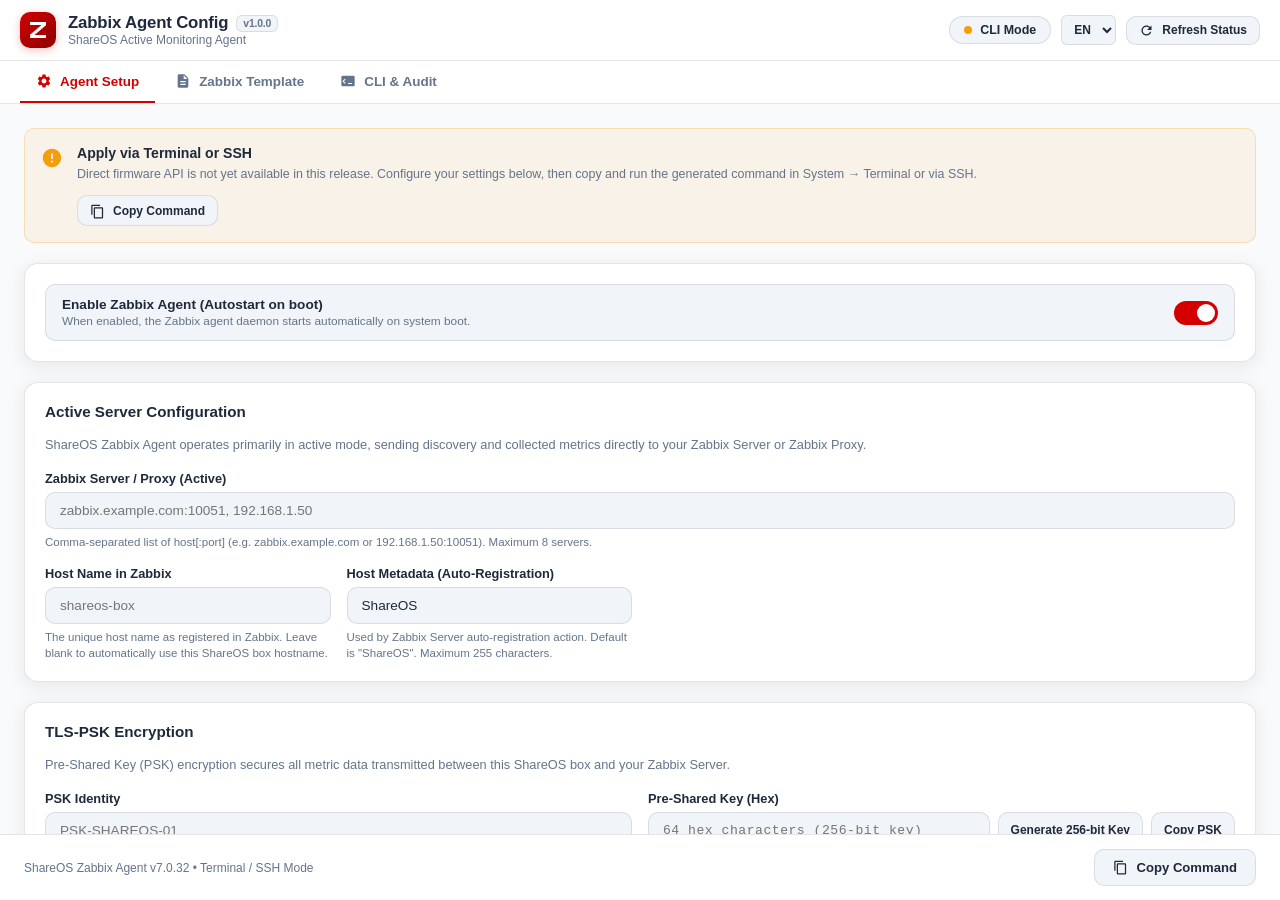
<file: apps/zabbix-config/files/index.html>
<!DOCTYPE html>
<html lang="en">
<head>
	<meta charset="UTF-8">
	<meta name="viewport" content="width=device-width, initial-scale=1.0">
	<title>Zabbix Agent Config - ShareOS</title>
	<link rel="stylesheet" href="app.css">
	<link rel="icon" type="image/svg+xml" href="icon.svg">
</head>
<body>

	<!-- App Header -->
	<header class="app-header">
		<div class="brand-section">
			<div class="brand-icon">
				<svg viewBox="0 0 24 24">
					<path d="M4 4h16v3.2L8.5 17H20v3H4v-3.2L15.5 7H4V4z"/>
				</svg>
			</div>
			<div class="brand-text">
				<h1>
					<span data-i18n="app_name">Zabbix Agent Config</span>
					<span class="version-badge">v1.0.0</span>
				</h1>
				<div class="brand-subtitle" data-i18n="app_subtitle">ShareOS Active Monitoring Agent</div>
			</div>
		</div>

		<div class="header-actions">
			<div class="status-pill neutral" id="statusPill">
				<span class="status-indicator"></span>
				<span id="statusText" data-i18n="status_cli_mode">CLI Mode</span>
			</div>

			<select class="lang-selector" id="langSelector" aria-label="Select Language">
				<option value="en">EN</option>
				<option value="pt">PT</option>
				<option value="de">DE</option>
			</select>

			<button class="btn btn-secondary btn-sm" id="btnRefresh" data-i18n-title="refresh">
				<svg viewBox="0 0 24 24">
					<path d="M17.65 6.35C16.2 4.9 14.21 4 12 4c-4.42 0-7.99 3.58-7.99 8s3.57 8 7.99 8c3.73 0 6.84-2.55 7.73-6h-2.08c-.82 2.33-3.04 4-5.65 4-3.31 0-6-2.69-6-6s2.69-6 6-6c1.66 0 3.14.69 4.22 1.78L13 11h7V4l-2.35 2.35z"/>
				</svg>
				<span data-i18n="refresh">Refresh Status</span>
			</button>
		</div>
	</header>

	<!-- Tabs Navigation -->
	<nav class="tabs-nav">
		<button class="tab-btn active" data-tab="config">
			<svg viewBox="0 0 24 24">
				<path d="M19.14 12.94c.04-.3.06-.61.06-.94 0-.32-.02-.64-.07-.94l2.03-1.58c.18-.14.23-.41.12-.61l-1.92-3.32c-.12-.22-.37-.29-.59-.22l-2.39.96c-.5-.38-1.03-.7-1.62-.94l-.36-2.54c-.04-.24-.24-.41-.48-.41h-3.84c-.24 0-.43.17-.47.41l-.36 2.54c-.59.24-1.13.57-1.62.94l-2.39-.96c-.22-.08-.47 0-.59.22L2.74 8.87c-.12.21-.08.47.12.61l2.03 1.58c-.05.3-.09.63-.09.94s.02.64.07.94l-2.03 1.58c-.18.14-.23.41-.12.61l1.92 3.32c.12.22.37.29.59.22l2.39-.96c.5.38 1.03.7 1.62.94l.36 2.54c.05.24.24.41.48.41h3.84c.24 0 .44-.17.47-.41l.36-2.54c.59-.24 1.13-.56 1.62-.94l2.39.96c.22.08.47 0 .59-.22l1.92-3.32c.12-.22.07-.47-.12-.61l-2.01-1.58zM12 15.6c-1.98 0-3.6-1.62-3.6-3.6s1.62-3.6 3.6-3.6 3.6 1.62 3.6 3.6-1.62 3.6-3.6 3.6z"/>
			</svg>
			<span data-i18n="tab_config">Agent Setup</span>
		</button>
		<button class="tab-btn" data-tab="template">
			<svg viewBox="0 0 24 24">
				<path d="M14 2H6c-1.1 0-1.99.9-1.99 2L4 20c0 1.1.89 2 1.99 2H18c1.1 0 2-.9 2-2V8l-6-6zm2 16H8v-2h8v2zm0-4H8v-2h8v2zm-3-5V3.5L18.5 9H13z"/>
			</svg>
			<span data-i18n="tab_template">Zabbix Template</span>
		</button>
		<button class="tab-btn" data-tab="cli">
			<svg viewBox="0 0 24 24">
				<path d="M20 4H4c-1.1 0-2 .9-2 2v12c0 1.1.9 2 2 2h16c1.1 0 2-.9 2-2V6c0-1.1-.9-2-2-2zm-8 12.5v-1.5h6v1.5h-6zm-4.71-.29L3.59 12.5l3.71-3.71 1.06 1.06-2.65 2.65 2.65 2.65-1.07 1.06z"/>
			</svg>
			<span data-i18n="tab_cli">CLI & Audit</span>
		</button>
	</nav>

	<!-- Main Body Container -->
	<main class="app-body">

		<!-- TAB 1: CONFIG -->
		<section class="tab-panel active" id="panel-config">
			<!-- CLI / Terminal Workflow Notice -->
			<div class="notice-card" id="cliNoticeCard">
				<svg viewBox="0 0 24 24">
					<path d="M12 2C6.48 2 2 6.48 2 12s4.48 10 10 10 10-4.48 10-10S17.52 2 12 2zm1 15h-2v-2h2v2zm0-4h-2V7h2v6z"/>
				</svg>
				<div class="notice-body">
					<div class="notice-title" data-i18n="cli_notice_title">Apply via Terminal or SSH</div>
					<div class="notice-desc" data-i18n="cli_notice_desc">Direct firmware API is not yet available in this release. Configure your settings below, then copy and run the generated command in System → Terminal or via SSH.</div>
					<button type="button" class="btn btn-secondary btn-sm" id="btnCopyCliTop">
						<svg viewBox="0 0 24 24"><path d="M16 1H4c-1.1 0-2 .9-2 2v14h2V3h12V1zm3 4H8c-1.1 0-2 .9-2 2v14c0 1.1.9 2 2 2h11c1.1 0 2-.9 2-2V7c0-1.1-.9-2-2-2zm0 16H8V7h11v14z"/></svg>
						<span data-i18n="btn_copy_cli">Copy Command</span>
					</button>
				</div>
			</div>

			<!-- Autostart / Enabled Card -->
			<div class="card">
				<div class="switch-group">
					<label class="switch-label-wrap" for="fieldEnabled">
						<span class="switch-title" data-i18n="lbl_enabled">Enable Zabbix Agent (Autostart on boot)</span>
						<span class="switch-desc" data-i18n="desc_enabled">When enabled, the Zabbix agent daemon starts automatically on system boot.</span>
					</label>
					<label class="switch">
						<input type="checkbox" id="fieldEnabled" checked>
						<span class="slider"></span>
					</label>
				</div>
			</div>

			<!-- Active Mode Settings -->
			<div class="card">
				<div class="card-header">
					<h2 class="card-title" data-i18n="sec_active">Active Server Configuration</h2>
				</div>
				<p class="card-desc" data-i18n="desc_active">ShareOS Zabbix Agent operates primarily in active mode, sending discovery and collected metrics directly to your Zabbix Server or Zabbix Proxy.</p>

				<div class="form-grid">
					<div class="form-group full-width">
						<label class="form-label" for="fieldServer">
							<span data-i18n="lbl_server">Zabbix Server / Proxy (Active)</span>
						</label>
						<input type="text" id="fieldServer" class="form-input" placeholder="zabbix.example.com:10051, 192.168.1.50">
						<span class="form-hint" data-i18n="hint_server">Comma-separated list of host[:port] (e.g. zabbix.example.com or 192.168.1.50:10051). Maximum 8 servers.</span>
					</div>

					<div class="form-group">
						<label class="form-label" for="fieldHostname">
							<span data-i18n="lbl_hostname">Host Name in Zabbix</span>
						</label>
						<input type="text" id="fieldHostname" class="form-input" placeholder="shareos-box">
						<span class="form-hint" data-i18n="hint_hostname">The unique host name as registered in Zabbix. Leave blank to automatically use this ShareOS box hostname.</span>
					</div>

					<div class="form-group">
						<label class="form-label" for="fieldMetadata">
							<span data-i18n="lbl_metadata">Host Metadata (Auto-Registration)</span>
						</label>
						<input type="text" id="fieldMetadata" class="form-input" value="ShareOS" placeholder="ShareOS">
						<span class="form-hint" data-i18n="hint_metadata">Used by Zabbix Server auto-registration action. Default is "ShareOS". Maximum 255 characters.</span>
					</div>
				</div>
			</div>

			<!-- TLS-PSK Encryption Settings -->
			<div class="card">
				<div class="card-header">
					<h2 class="card-title" data-i18n="sec_encryption">TLS-PSK Encryption</h2>
				</div>
				<p class="card-desc" data-i18n="desc_encryption">Pre-Shared Key (PSK) encryption secures all metric data transmitted between this ShareOS box and your Zabbix Server.</p>

				<div class="form-grid">
					<div class="form-group">
						<label class="form-label" for="fieldPskIdentity">
							<span data-i18n="lbl_psk_identity">PSK Identity</span>
						</label>
						<input type="text" id="fieldPskIdentity" class="form-input" placeholder="PSK-SHAREOS-01">
						<span class="form-hint" data-i18n="hint_psk_identity">Unique identifier for the key (e.g. "PSK-SHAREOS-01"). Max 128 characters.</span>
					</div>

					<div class="form-group">
						<label class="form-label" for="fieldPskKey">
							<span data-i18n="lbl_psk_key">Pre-Shared Key (Hex)</span>
						</label>
						<div class="input-group">
							<input type="text" id="fieldPskKey" class="form-input mono" placeholder="64 hex characters (256-bit key)">
							<button type="button" class="btn btn-secondary btn-sm" id="btnGenPsk" data-i18n="btn_generate_psk">Generate</button>
							<button type="button" class="btn btn-secondary btn-sm" id="btnCopyPsk" data-i18n="btn_copy_psk">Copy</button>
						</div>
						<span class="form-hint" data-i18n="hint_psk_key">Hexadecimal key (32 to 512 hex digits; 64 hex characters = 256 bits).</span>
					</div>
				</div>
			</div>

			<!-- Passive & SMART Intervals Grid -->
			<div class="form-grid">
				<!-- Passive Mode -->
				<div class="card">
					<div class="card-header">
						<h2 class="card-title" data-i18n="sec_passive">Passive Checks (Optional)</h2>
					</div>
					<div class="switch-group" style="margin-bottom: 14px;">
						<label class="switch-label-wrap" for="fieldPassive">
							<span class="switch-title" data-i18n="lbl_passive">Enable Passive Listener</span>
							<span class="switch-desc" data-i18n="desc_passive">Allows Zabbix Server or Proxy to query this agent directly on the configured listen port.</span>
						</label>
						<label class="switch">
							<input type="checkbox" id="fieldPassive">
							<span class="slider"></span>
						</label>
					</div>

					<div class="form-group" style="margin-bottom: 12px;">
						<label class="form-label" for="fieldAllow">
							<span data-i18n="lbl_allow">Allowed Server IPs / CIDRs</span>
						</label>
						<input type="text" id="fieldAllow" class="form-input" placeholder="127.0.0.1, 192.168.1.0/24">
						<span class="form-hint" data-i18n="hint_allow">Comma-separated list of IP addresses or CIDR subnets allowed to query this agent (max 16).</span>
					</div>

					<div class="form-group">
						<label class="form-label" for="fieldPort">
							<span data-i18n="lbl_port">Listen Port</span>
						</label>
						<input type="number" id="fieldPort" class="form-input" value="10050" min="1024" max="65535">
						<span class="form-hint" data-i18n="hint_port">Default is 10050 (range 1024-65535).</span>
					</div>
				</div>

				<!-- SMART Cache Interval -->
				<div class="card">
					<div class="card-header">
						<h2 class="card-title" data-i18n="sec_intervals">SMART & Hardware Polling</h2>
					</div>
					<div class="form-group">
						<label class="form-label" for="fieldDiskInterval">
							<span data-i18n="lbl_disk_interval">SMART Cache Interval</span>
						</label>
						<select id="fieldDiskInterval" class="form-select">
							<option value="10" data-i18n="min_10">10 minutes</option>
							<option value="15" data-i18n="min_15">15 minutes</option>
							<option value="20" data-i18n="min_20">20 minutes</option>
							<option value="30" selected data-i18n="min_30">30 minutes (Default)</option>
							<option value="60" data-i18n="min_60">60 minutes (Power Saver)</option>
						</select>
						<span class="form-hint" data-i18n="desc_disk_interval">Interval between disk health SMART scans to avoid waking sleeping drives unnecessarily.</span>
					</div>
				</div>
			</div>
		</section>

		<!-- TAB 2: TEMPLATE -->
		<section class="tab-panel" id="panel-template">
			<div class="card template-card">
				<div class="card-header">
					<h2 class="card-title">
						<span data-i18n="tmpl_title">Official ShareOS Zabbix Template</span>
						<span class="pill-badge green" data-i18n="tmpl_badge">Zabbix 7.0+ Ready</span>
					</h2>
					<div style="display: flex; gap: 8px;">
						<button class="btn btn-primary btn-sm" id="btnDownloadTemplate">
							<svg viewBox="0 0 24 24"><path d="M19.35 10.04C18.67 6.59 15.64 4 12 4 9.11 4 6.6 5.64 5.35 8.04 2.34 8.36 0 10.91 0 14c0 3.31 2.69 6 6 6h13c2.76 0 5-2.24 5-5 0-2.64-2.05-4.78-4.65-4.96zM17 13l-5 5-5-5h3V9h4v4h3z"/></svg>
							<span data-i18n="btn_download_tmpl">Download shareos_template.yaml</span>
						</button>
						<button class="btn btn-secondary btn-sm" id="btnCopyTemplate">
							<svg viewBox="0 0 24 24"><path d="M16 1H4c-1.1 0-2 .9-2 2v14h2V3h12V1zm3 4H8c-1.1 0-2 .9-2 2v14c0 1.1.9 2 2 2h11c1.1 0 2-.9 2-2V7c0-1.1-.9-2-2-2zm0 16H8V7h11v14z"/></svg>
							<span data-i18n="btn_copy_tmpl">Copy Template YAML</span>
						</button>
					</div>
				</div>
				<p class="card-desc" data-i18n="tmpl_desc">Template designed specifically for ShareOS active monitoring. It automatically discovers storage drives, SMART metrics, software RAID arrays, box temperature, and fan telemetry.</p>

				<h3 style="font-size: 0.88rem; margin: 16px 0 8px;" data-i18n="tmpl_requirements_title">Template Linking Requirements</h3>
				<ul class="step-list">
					<li class="step-item">
						<span class="step-num">1</span>
						<span data-i18n="tmpl_req_1">Link "Linux by Zabbix agent active" as parent template.</span>
					</li>
					<li class="step-item">
						<span class="step-num">2</span>
						<span data-i18n="tmpl_req_2">Link "ShareOS by Zabbix agent active" to monitor box hardware, fan, temperature, disks, and RAID.</span>
					</li>
					<li class="step-item">
						<span class="step-num">3</span>
						<span data-i18n="tmpl_req_3">Configure Host Name and HostMetadata ("ShareOS") in your auto-registration rules.</span>
					</li>
				</ul>

				<h3 style="font-size: 0.88rem; margin: 20px 0 8px;" data-i18n="tmpl_quick_guide">Quick Import Instructions</h3>
				<ul class="step-list">
					<li class="step-item">
						<span class="step-num">1</span>
						<span data-i18n="tmpl_step_1">Open your Zabbix Web UI and navigate to Data collection → Templates.</span>
					</li>
					<li class="step-item">
						<span class="step-num">2</span>
						<span data-i18n="tmpl_step_2">Click the "Import" button at top right and upload the downloaded YAML file.</span>
					</li>
					<li class="step-item">
						<span class="step-num">3</span>
						<span data-i18n="tmpl_step_3">Create or update your Host with the Host name matching this configuration.</span>
					</li>
					<li class="step-item">
						<span class="step-num">4</span>
						<span data-i18n="tmpl_step_4">In Host Encryption tab, enable PSK connections and enter the exact PSK Identity and Key configured here.</span>
					</li>
				</ul>
			</div>
		</section>

		<!-- TAB 3: CLI -->
		<section class="tab-panel" id="panel-cli">
			<div class="card">
				<div class="card-header">
					<h2 class="card-title" data-i18n="cli_title">ShareOS CLI & Service Audit</h2>
					<button class="btn btn-secondary btn-sm" id="btnCopyCli">
						<svg viewBox="0 0 24 24"><path d="M16 1H4c-1.1 0-2 .9-2 2v14h2V3h12V1zm3 4H8c-1.1 0-2 .9-2 2v14c0 1.1.9 2 2 2h11c1.1 0 2-.9 2-2V7c0-1.1-.9-2-2-2zm0 16H8V7h11v14z"/></svg>
						<span data-i18n="btn_copy_cli">Copy Command</span>
					</button>
				</div>
				<p class="card-desc" data-i18n="cli_desc">The configuration above translates directly into standard ShareOS Zabbix daemon commands. You can review or copy the command to execute via SSH or terminal.</p>

				<div class="code-snippet" id="cliPreview">echo '{"enabled":true,"server":"zabbix.example.com","hostname":"","metadata":"ShareOS","psk_identity":"","psk":"","passive":false,"port":10050,"disk_interval":30}' | shareos-zabbix set</div>

				<h3 style="font-size: 0.88rem; margin: 24px 0 10px;" data-i18n="cli_ref_title">Command Reference (`shareos-zabbix`)</h3>
				<table class="telemetry-table">
					<thead>
						<tr>
							<th>Command</th>
							<th>Description</th>
						</tr>
					</thead>
					<tbody>
						<tr>
							<td><code>shareos-zabbix status</code></td>
							<td data-i18n="cli_ref_status">Check agent installation, process state, and current settings</td>
						</tr>
						<tr>
							<td><code>shareos-zabbix set</code></td>
							<td data-i18n="cli_ref_set">Apply configuration from JSON payload via stdin</td>
						</tr>
						<tr>
							<td><code>shareos-zabbix restart</code></td>
							<td data-i18n="cli_ref_restart">Restart the Zabbix agent daemon</td>
						</tr>
						<tr>
							<td><code>shareos-zabbix logs</code></td>
							<td data-i18n="cli_ref_logs">View recent agent log entries</td>
						</tr>
					</tbody>
				</table>
			</div>
		</section>

	</main>

	<!-- Footer with Action Controls -->
	<footer class="app-footer">
		<div class="footer-info">
			<span>ShareOS Zabbix Agent v7.0.32</span> &bull; 
			<span id="footerHostStatus" data-i18n="footer_cli_mode">Terminal / SSH Mode</span>
		</div>
		<button class="btn btn-secondary" id="btnCopyCliFooter">
			<svg viewBox="0 0 24 24">
				<path d="M16 1H4c-1.1 0-2 .9-2 2v14h2V3h12V1zm3 4H8c-1.1 0-2 .9-2 2v14c0 1.1.9 2 2 2h11c1.1 0 2-.9 2-2V7c0-1.1-.9-2-2-2zm0 16H8V7h11v14z"/>
			</svg>
			<span data-i18n="btn_copy_cli">Copy Command</span>
		</button>
		<button class="btn btn-primary" id="btnApply" style="display: none;">
			<svg viewBox="0 0 24 24">
				<path d="M9 16.17L4.83 12l-1.42 1.41L9 19 21 7l-1.41-1.41z"/>
			</svg>
			<span data-i18n="apply_changes">Save & Apply</span>
		</button>
	</footer>

	<!-- Toast Container -->
	<div class="toast-container" id="toastContainer"></div>

	<!-- Scripts -->
	<script src="i18n.js"></script>
	<script src="app.js"></script>
</body>
</html>
</file>
<file: apps/zabbix-config/files/app.css>
/* ==========================================================================
   Zabbix Agent Config - ShareOS App Stylesheet
   Modern, sleek dark aesthetic with Zabbix Red accents and ShareOS tokens
   ========================================================================== */

:root {
	--sos-bg: #0f1218;
	--sos-surface: #171b23;
	--sos-surface-alt: #1f2430;
	--sos-border: rgba(255, 255, 255, 0.08);
	--sos-border-focus: #d40000;
	--sos-text: #e2e8f0;
	--sos-text-muted: #94a3b8;
	--sos-accent: #d40000;
	--sos-accent-hover: #b80000;
	--sos-accent-glow: rgba(212, 0, 0, 0.25);
	--sos-success: #10b981;
	--sos-success-glow: rgba(16, 185, 129, 0.2);
	--sos-warning: #f59e0b;
	--sos-error: #ef4444;
	--sos-font-sans: -apple-system, BlinkMacSystemFont, "Segoe UI", Roboto, Oxygen, Ubuntu, Cantarell, "Helvetica Neue", sans-serif;
	--sos-font-mono: ui-monospace, SFMono-Regular, Menlo, Monaco, Consolas, "Liberation Mono", "Courier New", monospace;
	--sos-radius-sm: 6px;
	--sos-radius-md: 10px;
	--sos-radius-lg: 14px;
	--sos-shadow: 0 4px 20px rgba(0, 0, 0, 0.35);
	--sos-transition: 0.18s ease-in-out;
}

@media (prefers-color-scheme: light) {
	:root {
		--sos-bg: #f8fafc;
		--sos-surface: #ffffff;
		--sos-surface-alt: #f1f5f9;
		--sos-border: rgba(0, 0, 0, 0.1);
		--sos-text: #1e293b;
		--sos-text-muted: #64748b;
		--sos-shadow: 0 4px 20px rgba(0, 0, 0, 0.08);
	}
}

* {
	box-sizing: border-box;
	margin: 0;
	padding: 0;
}

body {
	font-family: var(--sos-font-sans);
	background-color: var(--sos-bg);
	color: var(--sos-text);
	height: 100vh;
	display: flex;
	flex-direction: column;
	overflow: hidden;
	user-select: none;
	-webkit-font-smoothing: antialiased;
}

/* ==========================================================================
   Header Bar
   ========================================================================== */

.app-header {
	display: flex;
	align-items: center;
	justify-content: space-between;
	padding: 12px 20px;
	background: var(--sos-surface);
	border-bottom: 1px solid var(--sos-border);
	flex-shrink: 0;
	gap: 16px;
}

.brand-section {
	display: flex;
	align-items: center;
	gap: 12px;
}

.brand-icon {
	width: 36px;
	height: 36px;
	border-radius: var(--sos-radius-md);
	display: flex;
	align-items: center;
	justify-content: center;
	background: linear-gradient(135deg, #d40000 0%, #8b0000 100%);
	box-shadow: 0 2px 10px var(--sos-accent-glow);
}

.brand-icon svg {
	width: 24px;
	height: 24px;
	fill: #ffffff;
}

.brand-text h1 {
	font-size: 1.05rem;
	font-weight: 700;
	letter-spacing: -0.01em;
	display: flex;
	align-items: center;
	gap: 8px;
}

.brand-text h1 .version-badge {
	font-size: 0.65rem;
	padding: 2px 6px;
	border-radius: var(--sos-radius-sm);
	background: var(--sos-surface-alt);
	color: var(--sos-text-muted);
	font-weight: 600;
	border: 1px solid var(--sos-border);
}

.brand-subtitle {
	font-size: 0.75rem;
	color: var(--sos-text-muted);
}

.header-actions {
	display: flex;
	align-items: center;
	gap: 10px;
}

.status-pill {
	display: flex;
	align-items: center;
	gap: 8px;
	padding: 6px 14px;
	border-radius: 9999px;
	font-size: 0.78rem;
	font-weight: 600;
	background: var(--sos-surface-alt);
	border: 1px solid var(--sos-border);
}

.status-indicator {
	width: 8px;
	height: 8px;
	border-radius: 50%;
	background: var(--sos-text-muted);
	position: relative;
}

.status-pill.running .status-indicator {
	background: var(--sos-success);
	box-shadow: 0 0 8px var(--sos-success);
}

.status-pill.neutral .status-indicator {
	background: var(--sos-warning);
}

.notice-card {
	background: rgba(245, 158, 11, 0.08);
	border: 1px solid rgba(245, 158, 11, 0.25);
	border-radius: var(--sos-radius-md);
	padding: 16px;
	display: flex;
	align-items: flex-start;
	gap: 14px;
	margin-bottom: 20px;
}

.notice-card svg {
	width: 22px;
	height: 22px;
	flex-shrink: 0;
	fill: var(--sos-warning);
	margin-top: 2px;
}

.notice-body {
	flex: 1;
}

.notice-title {
	font-size: 0.88rem;
	font-weight: 600;
	margin-bottom: 4px;
	color: var(--sos-text);
}

.notice-desc {
	font-size: 0.78rem;
	color: var(--sos-text-muted);
	line-height: 1.45;
	margin-bottom: 12px;
}

.alert-banner {
	background: rgba(239, 68, 68, 0.1);
	border: 1px solid rgba(239, 68, 68, 0.3);
	color: #fca5a5;
	padding: 12px 16px;
	border-radius: var(--sos-radius-md);
	font-size: 0.8rem;
	margin-bottom: 16px;
	display: flex;
	align-items: center;
	gap: 10px;
}

.status-pill.running .status-indicator::after {
	content: '';
	position: absolute;
	top: -3px;
	left: -3px;
	width: 14px;
	height: 14px;
	border-radius: 50%;
	border: 1px solid var(--sos-success);
	opacity: 0.6;
	animation: pulse 2s infinite;
}

@keyframes pulse {
	0% { transform: scale(0.8); opacity: 0.8; }
	50% { transform: scale(1.4); opacity: 0; }
	100% { transform: scale(0.8); opacity: 0; }
}

.status-pill.stopped .status-indicator {
	background: var(--sos-error);
}

.lang-selector {
	background: var(--sos-surface-alt);
	border: 1px solid var(--sos-border);
	color: var(--sos-text);
	border-radius: var(--sos-radius-sm);
	padding: 6px 8px;
	font-size: 0.75rem;
	font-weight: 600;
	cursor: pointer;
	outline: none;
}

.lang-selector:focus {
	border-color: var(--sos-accent);
}

/* ==========================================================================
   Navigation Tabs
   ========================================================================== */

.tabs-nav {
	display: flex;
	background: var(--sos-surface);
	border-bottom: 1px solid var(--sos-border);
	padding: 0 20px;
	gap: 4px;
	flex-shrink: 0;
}

.tab-btn {
	display: inline-flex;
	align-items: center;
	gap: 8px;
	padding: 12px 16px;
	background: transparent;
	border: none;
	border-bottom: 2px solid transparent;
	color: var(--sos-text-muted);
	font-size: 0.84rem;
	font-weight: 600;
	cursor: pointer;
	transition: all var(--sos-transition);
}

.tab-btn:hover {
	color: var(--sos-text);
}

.tab-btn.active {
	color: var(--sos-accent);
	border-bottom-color: var(--sos-accent);
}

.tab-btn svg {
	width: 16px;
	height: 16px;
	fill: currentColor;
}

/* ==========================================================================
   App Body & Panels
   ========================================================================== */

.app-body {
	flex: 1;
	overflow-y: auto;
	padding: 24px;
	display: flex;
	flex-direction: column;
	gap: 20px;
}

.tab-panel {
	display: none;
	animation: fadeIn 0.2s ease-in-out;
}

.tab-panel.active {
	display: block;
}

@keyframes fadeIn {
	from { opacity: 0; transform: translateY(4px); }
	to { opacity: 1; transform: translateY(0); }
}

/* ==========================================================================
   Card & Section Styling
   ========================================================================== */

.card {
	background: var(--sos-surface);
	border: 1px solid var(--sos-border);
	border-radius: var(--sos-radius-lg);
	padding: 20px;
	margin-bottom: 20px;
	box-shadow: var(--sos-shadow);
}

.card-header {
	display: flex;
	align-items: center;
	justify-content: space-between;
	margin-bottom: 16px;
}

.card-title {
	font-size: 0.95rem;
	font-weight: 700;
	color: var(--sos-text);
	display: flex;
	align-items: center;
	gap: 8px;
}

.card-desc {
	font-size: 0.8rem;
	color: var(--sos-text-muted);
	line-height: 1.45;
	margin-bottom: 16px;
}

/* Form Groups & Inputs */
.form-grid {
	display: grid;
	grid-template-columns: repeat(auto-fit, minmax(280px, 1fr));
	gap: 16px;
}

.form-group {
	display: flex;
	flex-direction: column;
	gap: 6px;
}

.form-group.full-width {
	grid-column: 1 / -1;
}

.form-label {
	font-size: 0.8rem;
	font-weight: 600;
	color: var(--sos-text);
	display: flex;
	align-items: center;
	justify-content: space-between;
}

.form-input,
.form-select {
	background: var(--sos-surface-alt);
	border: 1px solid var(--sos-border);
	color: var(--sos-text);
	border-radius: var(--sos-radius-md);
	padding: 10px 14px;
	font-size: 0.85rem;
	outline: none;
	transition: border-color var(--sos-transition), box-shadow var(--sos-transition);
	width: 100%;
}

.form-input:focus,
.form-select:focus {
	border-color: var(--sos-accent);
	box-shadow: 0 0 0 3px var(--sos-accent-glow);
}

.form-input.mono {
	font-family: var(--sos-font-mono);
	letter-spacing: 0.5px;
	font-size: 0.82rem;
}

.form-hint {
	font-size: 0.72rem;
	color: var(--sos-text-muted);
	line-height: 1.35;
}

/* Input with button addon */
.input-group {
	display: flex;
	gap: 8px;
	align-items: stretch;
}

.input-group .form-input {
	flex: 1;
}

/* Toggle Switch */
.switch-group {
	display: flex;
	align-items: center;
	justify-content: space-between;
	padding: 12px 16px;
	background: var(--sos-surface-alt);
	border: 1px solid var(--sos-border);
	border-radius: var(--sos-radius-md);
}

.switch-label-wrap {
	display: flex;
	flex-direction: column;
	gap: 2px;
	cursor: pointer;
}

.switch-title {
	font-size: 0.85rem;
	font-weight: 600;
}

.switch-desc {
	font-size: 0.74rem;
	color: var(--sos-text-muted);
}

.switch {
	position: relative;
	display: inline-block;
	width: 44px;
	height: 24px;
	flex-shrink: 0;
}

.switch input {
	opacity: 0;
	width: 0;
	height: 0;
}

.slider {
	position: absolute;
	cursor: pointer;
	top: 0;
	left: 0;
	right: 0;
	bottom: 0;
	background-color: rgba(255, 255, 255, 0.2);
	border-radius: 24px;
	transition: 0.2s;
}

.slider:before {
	position: absolute;
	content: "";
	height: 18px;
	width: 18px;
	left: 3px;
	bottom: 3px;
	background-color: white;
	border-radius: 50%;
	transition: 0.2s;
}

input:checked + .slider {
	background-color: var(--sos-accent);
}

input:checked + .slider:before {
	transform: translateX(20px);
}

/* ==========================================================================
   Buttons
   ========================================================================== */

.btn {
	display: inline-flex;
	align-items: center;
	justify-content: center;
	gap: 8px;
	padding: 10px 18px;
	font-size: 0.82rem;
	font-weight: 600;
	border-radius: var(--sos-radius-md);
	border: 1px solid transparent;
	cursor: pointer;
	transition: all var(--sos-transition);
	outline: none;
	white-space: nowrap;
}

.btn svg {
	width: 15px;
	height: 15px;
	fill: currentColor;
}

.btn-primary {
	background: var(--sos-accent);
	color: #ffffff;
	box-shadow: 0 2px 10px var(--sos-accent-glow);
}

.btn-primary:hover {
	background: var(--sos-accent-hover);
}

.btn-secondary {
	background: var(--sos-surface-alt);
	color: var(--sos-text);
	border-color: var(--sos-border);
}

.btn-secondary:hover {
	background: rgba(255, 255, 255, 0.08);
	border-color: rgba(255, 255, 255, 0.2);
}

.btn-sm {
	padding: 6px 12px;
	font-size: 0.75rem;
}

/* ==========================================================================
   Footer Action Bar
   ========================================================================== */

.app-footer {
	padding: 14px 24px;
	background: var(--sos-surface);
	border-top: 1px solid var(--sos-border);
	display: flex;
	align-items: center;
	justify-content: space-between;
	flex-shrink: 0;
	gap: 16px;
}

.footer-info {
	font-size: 0.75rem;
	color: var(--sos-text-muted);
}

/* ==========================================================================
   Template & Download Cards
   ========================================================================== */

.template-card {
	border-left: 4px solid var(--sos-accent);
	background: linear-gradient(90deg, rgba(212, 0, 0, 0.05) 0%, var(--sos-surface) 100%);
}

.step-list {
	list-style: none;
	display: flex;
	flex-direction: column;
	gap: 12px;
	margin: 16px 0;
}

.step-item {
	display: flex;
	align-items: flex-start;
	gap: 12px;
	font-size: 0.83rem;
	line-height: 1.45;
}

.step-num {
	width: 22px;
	height: 22px;
	border-radius: 50%;
	background: var(--sos-surface-alt);
	border: 1px solid var(--sos-border);
	color: var(--sos-accent);
	display: flex;
	align-items: center;
	justify-content: center;
	font-weight: 700;
	font-size: 0.75rem;
	flex-shrink: 0;
}

.code-snippet {
	background: #0d1117;
	border: 1px solid var(--sos-border);
	border-radius: var(--sos-radius-md);
	padding: 14px;
	font-family: var(--sos-font-mono);
	font-size: 0.78rem;
	color: #58a6ff;
	overflow-x: auto;
	white-space: pre-wrap;
	word-break: break-all;
	user-select: text;
}

/* ==========================================================================
   Reference Tables & Badges
   ========================================================================== */

.telemetry-table {
	width: 100%;
	border-collapse: collapse;
	margin-top: 10px;
	font-size: 0.8rem;
}

.telemetry-table th {
	text-align: left;
	padding: 10px 14px;
	background: var(--sos-surface-alt);
	color: var(--sos-text-muted);
	border-bottom: 1px solid var(--sos-border);
	font-weight: 600;
}

.telemetry-table td {
	padding: 10px 14px;
	border-bottom: 1px solid var(--sos-border);
	color: var(--sos-text);
}

.pill-badge {
	display: inline-block;
	padding: 2px 8px;
	border-radius: 9999px;
	font-size: 0.7rem;
	font-weight: 600;
}

.pill-badge.green {
	background: rgba(16, 185, 129, 0.15);
	color: #10b981;
	border: 1px solid rgba(16, 185, 129, 0.3);
}

.pill-badge.yellow {
	background: rgba(245, 158, 11, 0.15);
	color: #f59e0b;
	border: 1px solid rgba(245, 158, 11, 0.3);
}

/* ==========================================================================
   Toast Notification
   ========================================================================== */

.toast-container {
	position: fixed;
	bottom: 24px;
	right: 24px;
	z-index: 9999;
	display: flex;
	flex-direction: column;
	gap: 10px;
	pointer-events: none;
}

.toast {
	background: #1e293b;
	border: 1px solid rgba(255, 255, 255, 0.12);
	color: #f8fafc;
	padding: 12px 18px;
	border-radius: var(--sos-radius-md);
	font-size: 0.82rem;
	box-shadow: 0 10px 25px rgba(0, 0, 0, 0.5);
	opacity: 0;
	transform: translateY(10px);
	transition: all 0.25s ease-out;
	pointer-events: auto;
	display: flex;
	align-items: center;
	gap: 10px;
}

.toast.show {
	opacity: 1;
	transform: translateY(0);
}

.toast.success {
	border-left: 4px solid var(--sos-success);
}

.toast.error {
	border-left: 4px solid var(--sos-error);
}
</file>
